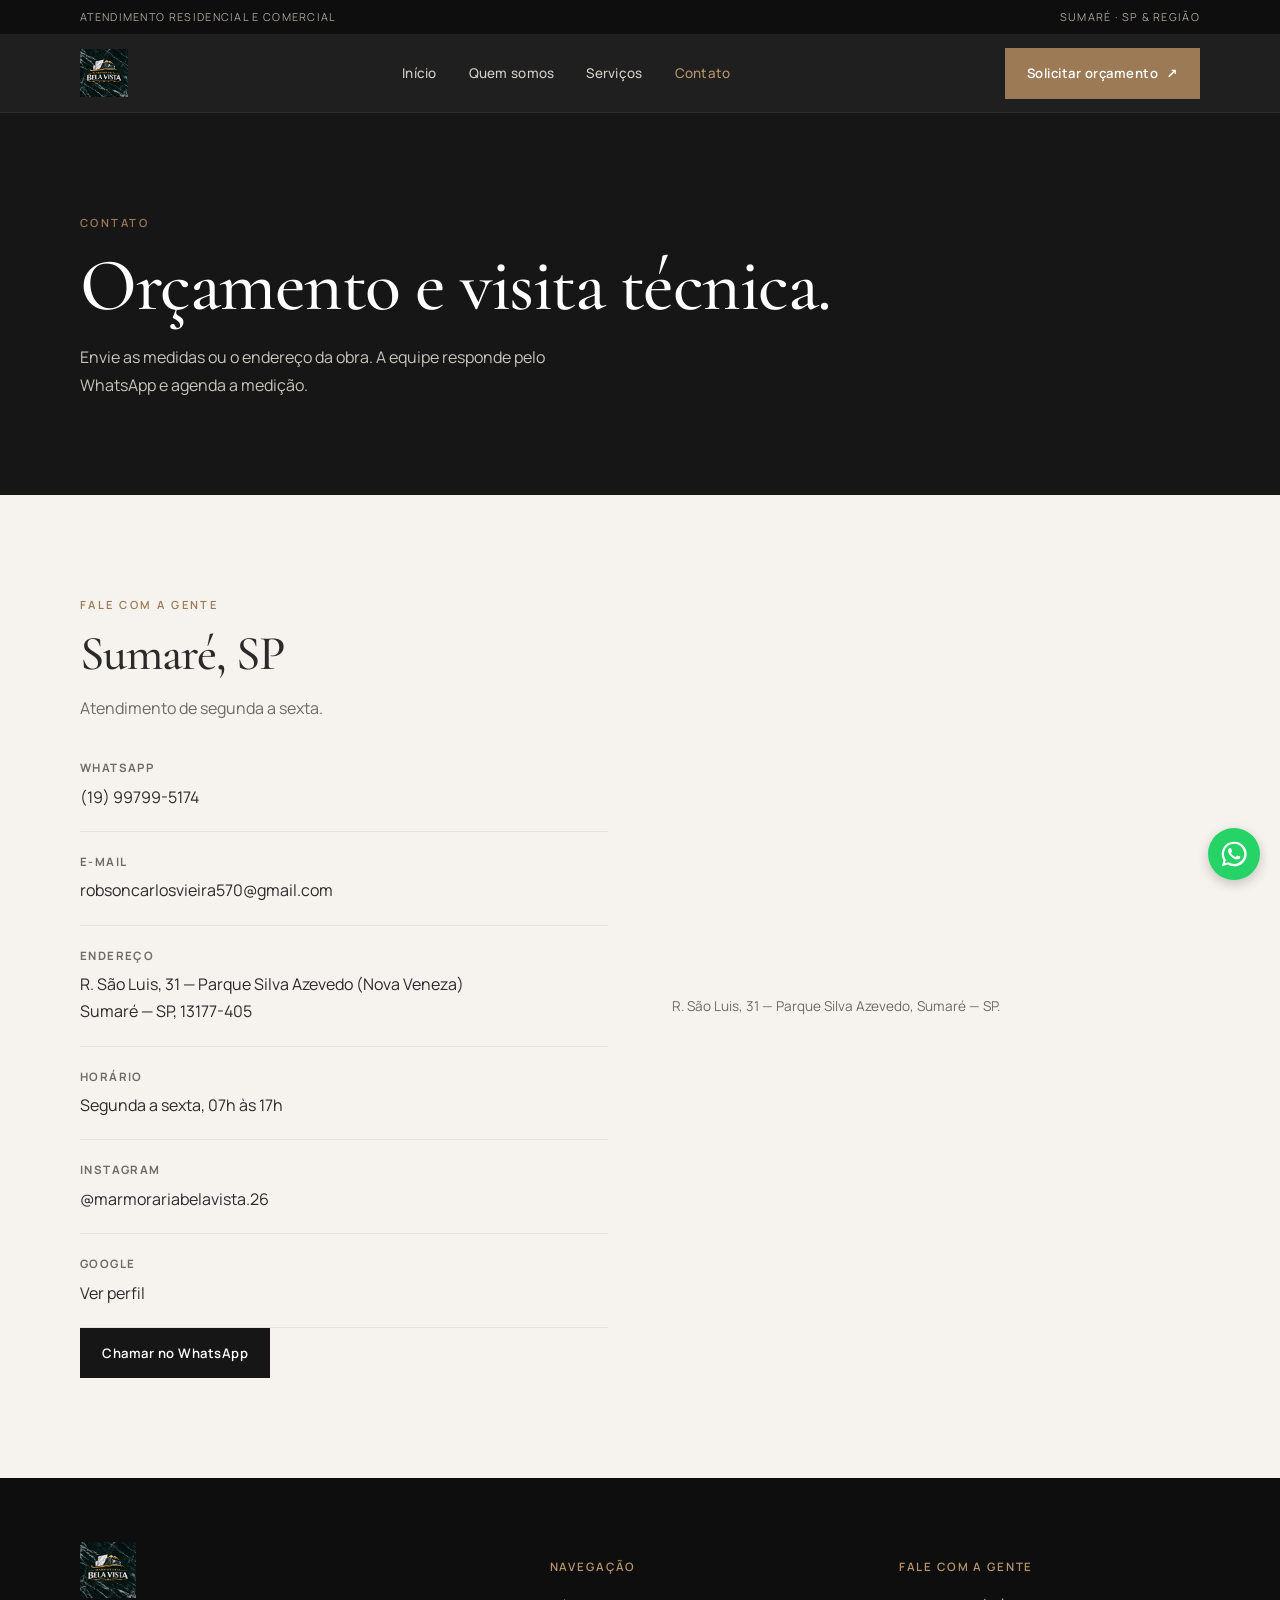
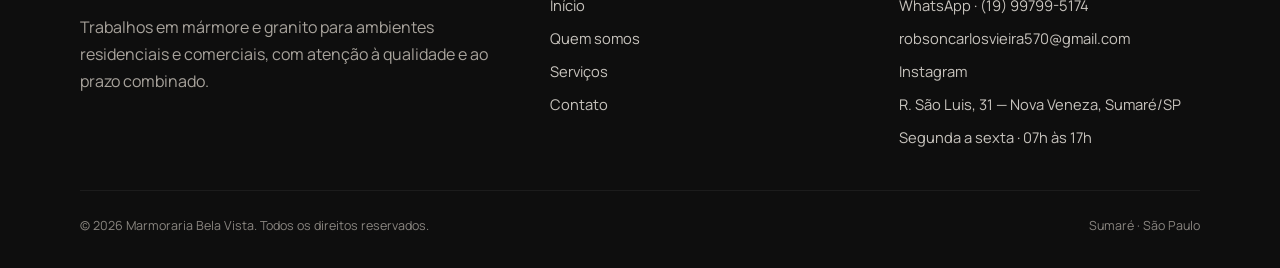
<file: contato.html>
<!doctype html><html lang="pt-BR"><head><meta charset="utf-8"><meta name="viewport" content="width=device-width, initial-scale=1"><title>Contato e orçamento | Marmoraria Bela Vista</title><meta name="description" content="Entre em contato com a Marmoraria Bela Vista em Sumaré, SP. Solicite orçamento pelo WhatsApp, e-mail ou visite o endereço."><meta name="theme-color" content="#061816"><meta property="og:title" content="Contato e orçamento | Marmoraria Bela Vista"><meta property="og:description" content="Entre em contato com a Marmoraria Bela Vista em Sumaré, SP. Solicite orçamento pelo WhatsApp, e-mail ou visite o endereço."><meta property="og:type" content="website"><link rel="icon" href="assets/logo-bela-vista.png"><link rel="stylesheet" href="styles.css"></head><body>
<div class="topline"><div class="container"><span>ATENDIMENTO RESIDENCIAL E COMERCIAL</span><span>SUMARÉ · SP & REGIÃO</span></div></div>
<header class="header"><div class="container nav"><a class="brand" href="./index.html" aria-label="Marmoraria Bela Vista - página inicial"><img src="assets/logo-bela-vista.png" alt="Marmoraria Bela Vista"></a><nav class="navlinks" aria-label="Navegação principal"><a href="./index.html">Início</a><a href="./quem-somos.html">Quem somos</a><a href="./servicos.html">Serviços</a><a href="./contato.html">Contato</a></nav><a class="btn" href="https://wa.me/5519997995174?text=OL%C3%81%2C%20VIM%20PELO%20SITE%20E%20GOSTARIA%20DE%20SOLICITAR%20UM%20OR%C3%87AMENTO.">Solicitar orçamento <span>↗</span></a><button class="menu-toggle" aria-label="Abrir menu" aria-expanded="false">☰</button></div></header>

<main><section class="page-hero"><div class="container reveal"><div class="eyebrow">Contato</div><h1 class="serif">Orçamento e visita técnica.</h1><p>Envie as medidas ou o endereço da obra. A equipe responde pelo WhatsApp e agenda a medição.</p></div></section>
<section class="section"><div class="container contact-grid"><div class="reveal"><div class="eyebrow">Fale com a gente</div><h2 class="serif">Sumaré, SP</h2><p class="muted">Atendimento de segunda a sexta.</p><div class="contact-list"><div class="contact-item"><strong>WhatsApp</strong><a href="https://wa.me/5519997995174?text=OL%C3%81%2C%20VIM%20PELO%20SITE%20E%20GOSTARIA%20DE%20SOLICITAR%20UM%20OR%C3%87AMENTO.">(19) 99799-5174</a></div><div class="contact-item"><strong>E-mail</strong><a href="mailto:robsoncarlosvieira570@gmail.com">robsoncarlosvieira570@gmail.com</a></div><div class="contact-item"><strong>Endereço</strong>R. São Luis, 31 — Parque Silva Azevedo (Nova Veneza)<br>Sumaré — SP, 13177-405</div><div class="contact-item"><strong>Horário</strong>Segunda a sexta, 07h às 17h</div><div class="contact-item"><strong>Instagram</strong><a href="https://www.instagram.com/marmorariabelavista.26/" target="_blank" rel="noopener">@marmorariabelavista.26</a></div><div class="contact-item"><strong>Google</strong><a href="https://share.google/KLg4hhIFvgYF9kVRv" target="_blank" rel="noopener">Ver perfil</a></div></div><a class="btn btn-dark" href="https://wa.me/5519997995174?text=OL%C3%81%2C%20VIM%20PELO%20SITE%20E%20GOSTARIA%20DE%20SOLICITAR%20UM%20OR%C3%87AMENTO.">Chamar no WhatsApp</a></div><div class="reveal map-frame"><iframe class="map" title="Mapa da Marmoraria Bela Vista" loading="lazy" allowfullscreen referrerpolicy="no-referrer-when-downgrade" src="https://www.google.com/maps?q=R.%20S%C3%A3o%20Luis%2C%2031%20-%20Parque%20Silva%20Azevedo%2C%20Sumar%C3%A9%20-%20SP%2C%2013177-405&output=embed" style="width:100%;height:380px;border:0;"></iframe><p class="muted" style="font-size:.85rem;margin-top:12px">R. São Luis, 31 — Parque Silva Azevedo, Sumaré — SP.</p></div></div></section></main>
<footer class="footer"><div class="container"><div class="footer-grid"><div><a class="footer-brand" href="./index.html" aria-label="Marmoraria Bela Vista - página inicial"><img src="assets/logo-bela-vista.png" alt="Marmoraria Bela Vista"></a><p>Trabalhos em mármore e granito para ambientes residenciais e comerciais, com atenção à qualidade e ao prazo combinado.</p></div><div><h4>Navegação</h4><div class="footer-links"><a href="./index.html">Início</a><a href="./quem-somos.html">Quem somos</a><a href="./servicos.html">Serviços</a><a href="./contato.html">Contato</a></div></div><div><h4>Fale com a gente</h4><div class="footer-links"><a href="https://wa.me/5519997995174?text=OL%C3%81%2C%20VIM%20PELO%20SITE%20E%20GOSTARIA%20DE%20SOLICITAR%20UM%20OR%C3%87AMENTO.">WhatsApp · (19) 99799-5174</a><a href="mailto:robsoncarlosvieira570@gmail.com">robsoncarlosvieira570@gmail.com</a><a href="https://www.instagram.com/marmorariabelavista.26/" target="_blank" rel="noopener">Instagram</a><span>R. São Luis, 31 — Nova Veneza, Sumaré/SP</span><span>Segunda a sexta · 07h às 17h</span></div></div></div><div class="copyright"><span>© 2026 Marmoraria Bela Vista. Todos os direitos reservados.</span><span>Sumaré · São Paulo</span></div></div></footer>
<a class="whatsapp" href="https://wa.me/5519997995174?text=OL%C3%81%2C%20VIM%20PELO%20SITE%20E%20GOSTARIA%20DE%20SOLICITAR%20UM%20OR%C3%87AMENTO." target="_blank" rel="noopener" aria-label="Entrar em contato pelo WhatsApp"><svg viewBox="0 0 32 32" width="26" height="26" aria-hidden="true"><path d="M16 .8A15.1 15.1 0 0 0 3.1 23.7L1 31l7.5-2A15.2 15.2 0 1 0 16 .8zm0 27.5a12.3 12.3 0 0 1-6.3-1.7l-.5-.3-4.4 1.2L6 23.2l-.3-.5A12.4 12.4 0 1 1 16 28.3zm6.8-9.3c-.4-.2-2.2-1.1-2.5-1.2-.3-.1-.6-.2-.8.2-.2.4-1 1.2-1.2 1.4-.2.2-.4.3-.8.1-.4-.2-1.6-.6-3-1.9-1.1-1-1.9-2.2-2.1-2.6-.2-.4 0-.6.2-.8l.6-.7c.2-.2.3-.4.4-.7.1-.3 0-.5 0-.7-.1-.2-.8-2-1.1-2.7-.3-.7-.6-.6-.8-.6h-.7c-.2 0-.7.1-1 .5-.4.4-1.3 1.3-1.3 3.1s1.3 3.5 1.5 3.8c.2.2 2.6 4 6.3 5.6.9.4 1.6.6 2.1.7.9.3 1.8.2 2.4.1.7-.1 2.2-.9 2.5-1.8.3-.9.3-1.7.2-1.8-.1-.2-.3-.3-.7-.5z"/></svg></a>
<script src="script.js"></script></body></html>
</file>
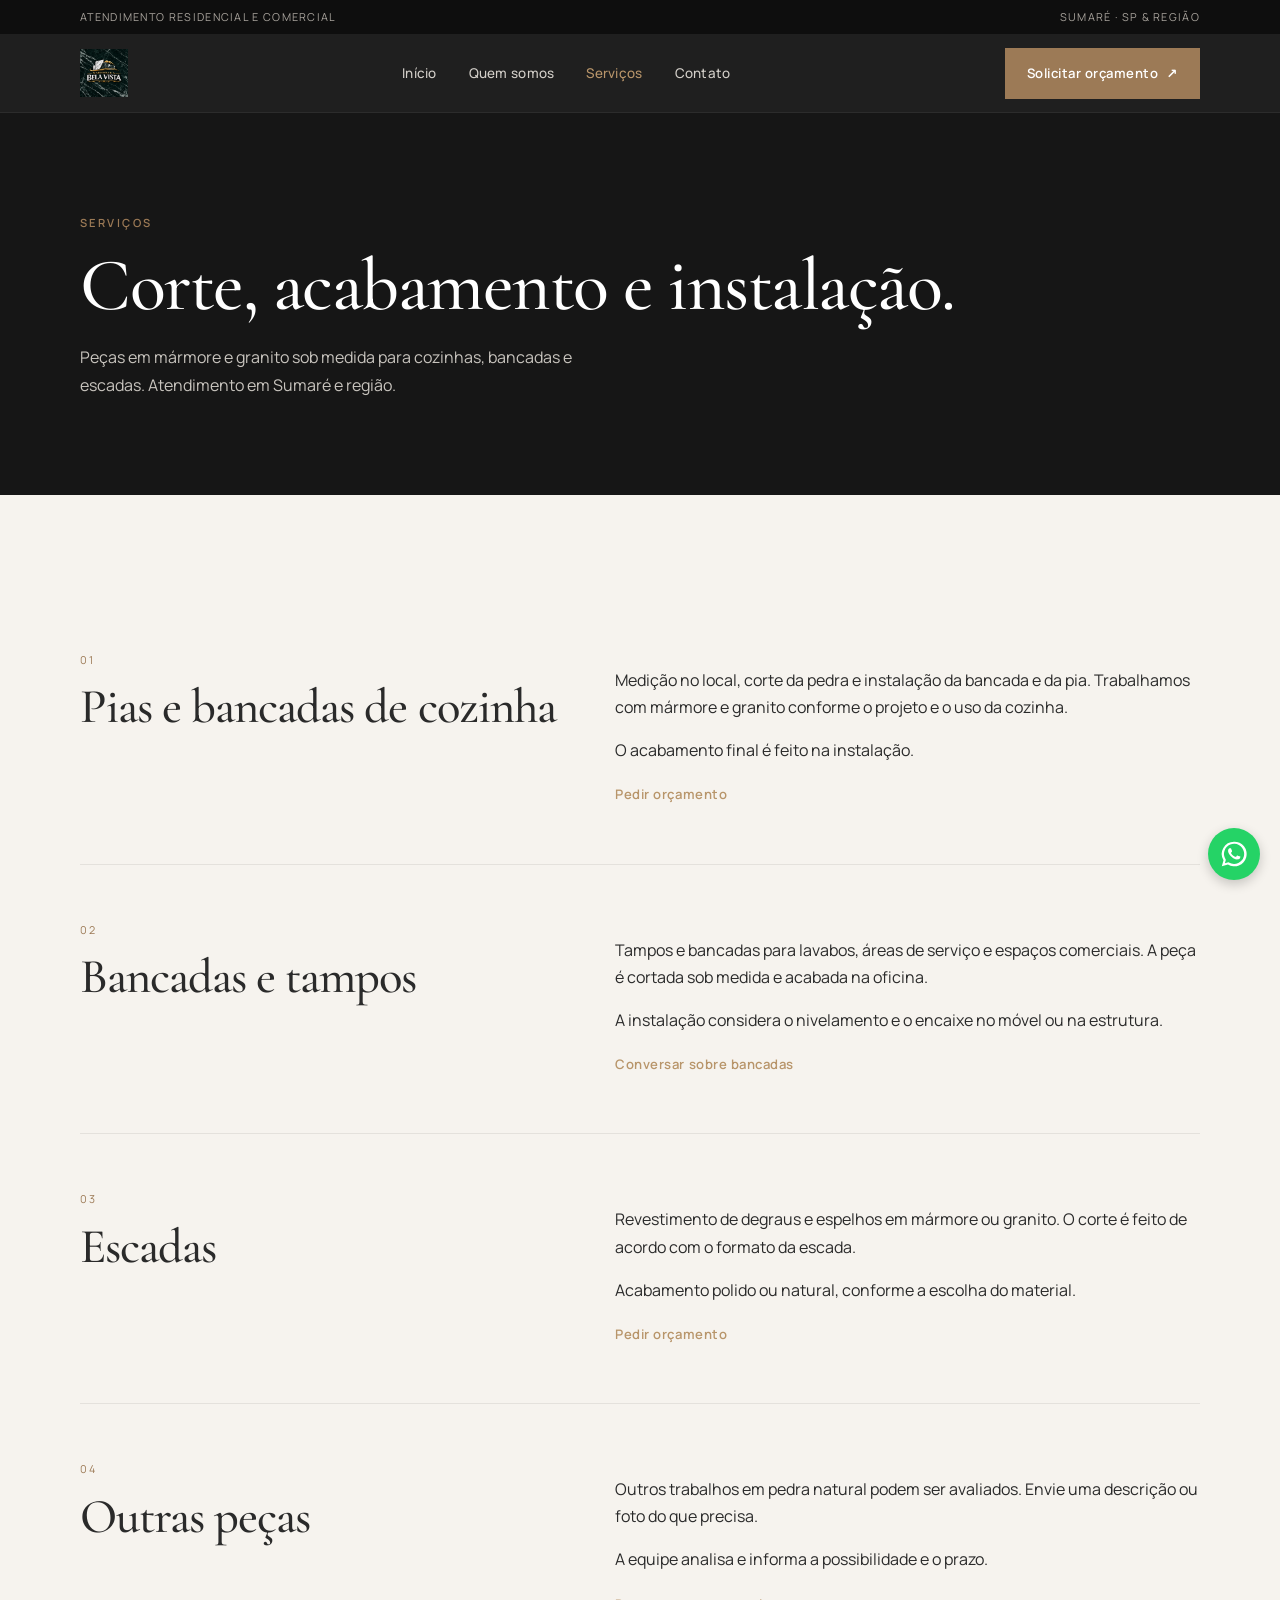
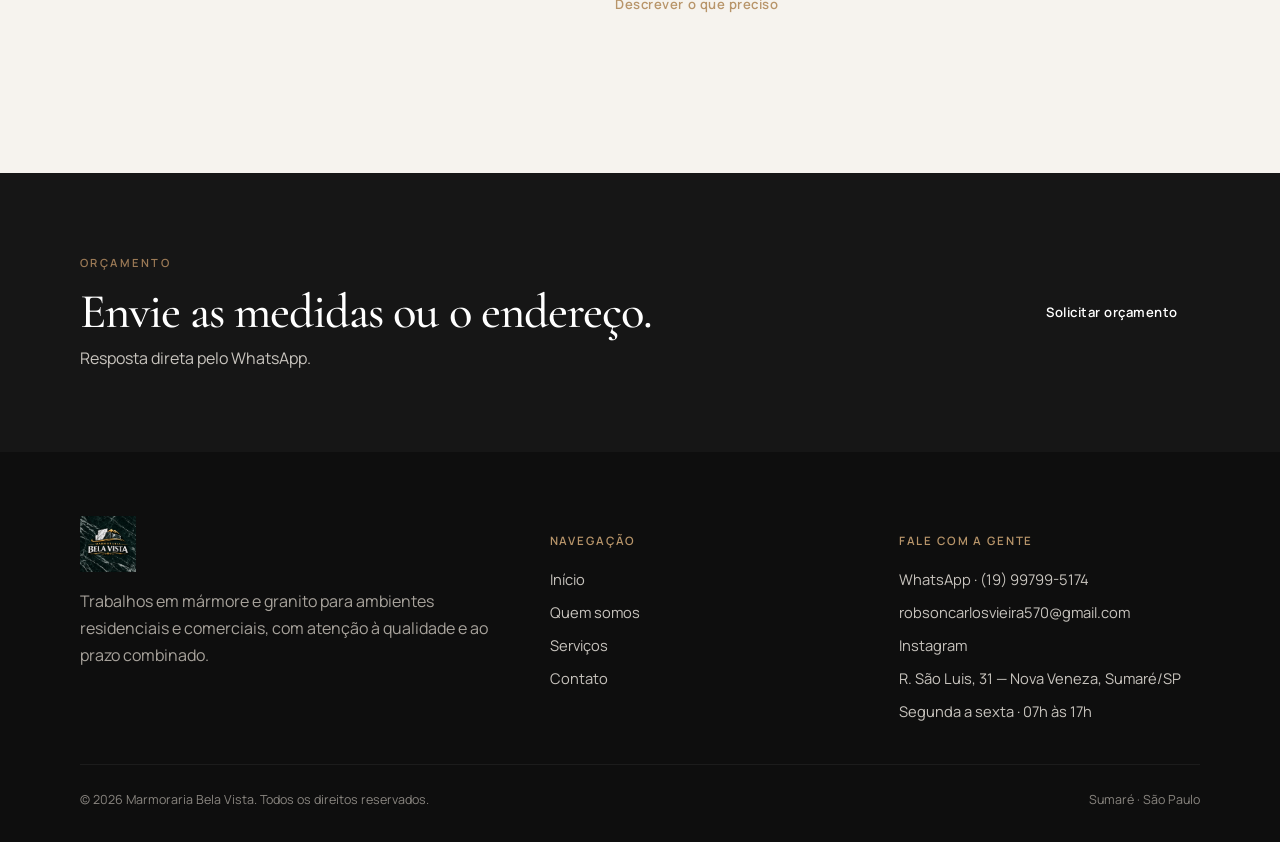
<file: servicos.html>
<!doctype html><html lang="pt-BR"><head><meta charset="utf-8"><meta name="viewport" content="width=device-width, initial-scale=1"><title>Serviços em mármore e granito | Marmoraria Bela Vista</title><meta name="description" content="Conheça os serviços da Marmoraria Bela Vista: pias, bancadas de cozinha, tampos, escadas e outras aplicações em mármore e granito."><meta name="theme-color" content="#061816"><meta property="og:title" content="Serviços em mármore e granito | Marmoraria Bela Vista"><meta property="og:description" content="Conheça os serviços da Marmoraria Bela Vista: pias, bancadas de cozinha, tampos, escadas e outras aplicações em mármore e granito."><meta property="og:type" content="website"><link rel="icon" href="assets/logo-bela-vista.png"><link rel="stylesheet" href="styles.css"></head><body>
<div class="topline"><div class="container"><span>ATENDIMENTO RESIDENCIAL E COMERCIAL</span><span>SUMARÉ · SP & REGIÃO</span></div></div>
<header class="header"><div class="container nav"><a class="brand" href="./index.html" aria-label="Marmoraria Bela Vista - página inicial"><img src="assets/logo-bela-vista.png" alt="Marmoraria Bela Vista"></a><nav class="navlinks" aria-label="Navegação principal"><a href="./index.html">Início</a><a href="./quem-somos.html">Quem somos</a><a href="./servicos.html">Serviços</a><a href="./contato.html">Contato</a></nav><a class="btn" href="https://wa.me/5519997995174?text=OL%C3%81%2C%20VIM%20PELO%20SITE%20E%20GOSTARIA%20DE%20SOLICITAR%20UM%20OR%C3%87AMENTO.">Solicitar orçamento <span>↗</span></a><button class="menu-toggle" aria-label="Abrir menu" aria-expanded="false">☰</button></div></header>

<main><section class="page-hero"><div class="container reveal"><div class="eyebrow">Serviços</div><h1 class="serif">Corte, acabamento e instalação.</h1><p>Peças em mármore e granito sob medida para cozinhas, bancadas e escadas. Atendimento em Sumaré e região.</p></div></section>
<section class="section"><div class="container">
<article class="service-detail reveal" id="pias"><div><span class="tag">01</span><h2 class="serif">Pias e bancadas de cozinha</h2></div><div><p>Medição no local, corte da pedra e instalação da bancada e da pia. Trabalhamos com mármore e granito conforme o projeto e o uso da cozinha.</p><p>O acabamento final é feito na instalação.</p><a class="text-link" href="https://wa.me/5519997995174?text=OL%C3%81%2C%20VIM%20PELO%20SITE%20E%20GOSTARIA%20DE%20SOLICITAR%20UM%20OR%C3%87AMENTO.">Pedir orçamento</a></div></article>
<article class="service-detail reveal" id="bancadas"><div><span class="tag">02</span><h2 class="serif">Bancadas e tampos</h2></div><div><p>Tampos e bancadas para lavabos, áreas de serviço e espaços comerciais. A peça é cortada sob medida e acabada na oficina.</p><p>A instalação considera o nivelamento e o encaixe no móvel ou na estrutura.</p><a class="text-link" href="https://wa.me/5519997995174?text=OL%C3%81%2C%20VIM%20PELO%20SITE%20E%20GOSTARIA%20DE%20SOLICITAR%20UM%20OR%C3%87AMENTO.">Conversar sobre bancadas</a></div></article>
<article class="service-detail reveal" id="escadas"><div><span class="tag">03</span><h2 class="serif">Escadas</h2></div><div><p>Revestimento de degraus e espelhos em mármore ou granito. O corte é feito de acordo com o formato da escada.</p><p>Acabamento polido ou natural, conforme a escolha do material.</p><a class="text-link" href="https://wa.me/5519997995174?text=OL%C3%81%2C%20VIM%20PELO%20SITE%20E%20GOSTARIA%20DE%20SOLICITAR%20UM%20OR%C3%87AMENTO.">Pedir orçamento</a></div></article>
<article class="service-detail reveal" id="outros"><div><span class="tag">04</span><h2 class="serif">Outras peças</h2></div><div><p>Outros trabalhos em pedra natural podem ser avaliados. Envie uma descrição ou foto do que precisa.</p><p>A equipe analisa e informa a possibilidade e o prazo.</p><a class="text-link" href="https://wa.me/5519997995174?text=OL%C3%81%2C%20VIM%20PELO%20SITE%20E%20GOSTARIA%20DE%20SOLICITAR%20UM%20OR%C3%87AMENTO.">Descrever o que preciso</a></div></article>
</div></section><section class="band"><div class="container band-inner"><div><div class="eyebrow">Orçamento</div><h2 class="serif">Envie as medidas ou o endereço.</h2><p>Resposta direta pelo WhatsApp.</p></div><a class="btn btn-dark" href="https://wa.me/5519997995174?text=OL%C3%81%2C%20VIM%20PELO%20SITE%20E%20GOSTARIA%20DE%20SOLICITAR%20UM%20OR%C3%87AMENTO.">Solicitar orçamento</a></div></section></main>
<footer class="footer"><div class="container"><div class="footer-grid"><div><a class="footer-brand" href="./index.html" aria-label="Marmoraria Bela Vista - página inicial"><img src="assets/logo-bela-vista.png" alt="Marmoraria Bela Vista"></a><p>Trabalhos em mármore e granito para ambientes residenciais e comerciais, com atenção à qualidade e ao prazo combinado.</p></div><div><h4>Navegação</h4><div class="footer-links"><a href="./index.html">Início</a><a href="./quem-somos.html">Quem somos</a><a href="./servicos.html">Serviços</a><a href="./contato.html">Contato</a></div></div><div><h4>Fale com a gente</h4><div class="footer-links"><a href="https://wa.me/5519997995174?text=OL%C3%81%2C%20VIM%20PELO%20SITE%20E%20GOSTARIA%20DE%20SOLICITAR%20UM%20OR%C3%87AMENTO.">WhatsApp · (19) 99799-5174</a><a href="mailto:robsoncarlosvieira570@gmail.com">robsoncarlosvieira570@gmail.com</a><a href="https://www.instagram.com/marmorariabelavista.26/" target="_blank" rel="noopener">Instagram</a><span>R. São Luis, 31 — Nova Veneza, Sumaré/SP</span><span>Segunda a sexta · 07h às 17h</span></div></div></div><div class="copyright"><span>© 2026 Marmoraria Bela Vista. Todos os direitos reservados.</span><span>Sumaré · São Paulo</span></div></div></footer>
<a class="whatsapp" href="https://wa.me/5519997995174?text=OL%C3%81%2C%20VIM%20PELO%20SITE%20E%20GOSTARIA%20DE%20SOLICITAR%20UM%20OR%C3%87AMENTO." target="_blank" rel="noopener" aria-label="Entrar em contato pelo WhatsApp"><svg viewBox="0 0 32 32" width="26" height="26" aria-hidden="true"><path d="M16 .8A15.1 15.1 0 0 0 3.1 23.7L1 31l7.5-2A15.2 15.2 0 1 0 16 .8zm0 27.5a12.3 12.3 0 0 1-6.3-1.7l-.5-.3-4.4 1.2L6 23.2l-.3-.5A12.4 12.4 0 1 1 16 28.3zm6.8-9.3c-.4-.2-2.2-1.1-2.5-1.2-.3-.1-.6-.2-.8.2-.2.4-1 1.2-1.2 1.4-.2.2-.4.3-.8.1-.4-.2-1.6-.6-3-1.9-1.1-1-1.9-2.2-2.1-2.6-.2-.4 0-.6.2-.8l.6-.7c.2-.2.3-.4.4-.7.1-.3 0-.5 0-.7-.1-.2-.8-2-1.1-2.7-.3-.7-.6-.6-.8-.6h-.7c-.2 0-.7.1-1 .5-.4.4-1.3 1.3-1.3 3.1s1.3 3.5 1.5 3.8c.2.2 2.6 4 6.3 5.6.9.4 1.6.6 2.1.7.9.3 1.8.2 2.4.1.7-.1 2.2-.9 2.5-1.8.3-.9.3-1.7.2-1.8-.1-.2-.3-.3-.7-.5z"/></svg></a>
<script src="script.js"></script></body></html>
</file>
<file: styles.css>
@import url('https://fonts.googleapis.com/css2?family=Cormorant+Garamond:ital,wght@0,500;0,600;0,700;1,500&family=Manrope:wght@400;500;600;700&display=swap');

:root {
  --stone: #F6F3EE;
  --stone-dark: #EDE8E0;
  --charcoal: #161616;
  --charcoal-soft: #1F1F1F;
  --bronze: #9C7A56;
  --bronze-light: #B8956A;
  --ink: #2A2A2A;
  --muted: #6E6A64;
  --line: rgba(22, 22, 22, 0.08);
  --white: #FFFFFF;
  --serif: 'Cormorant Garamond', Georgia, serif;
  --sans: 'Manrope', system-ui, sans-serif;
}

* { box-sizing: border-box; }
html { scroll-behavior: smooth; }
body {
  margin: 0;
  background: var(--stone);
  color: var(--ink);
  font-family: var(--sans);
  line-height: 1.7;
  font-weight: 400;
  -webkit-font-smoothing: antialiased;
}

a { color: inherit; text-decoration: none; }
img { max-width: 100%; display: block; height: auto; }

.container {
  width: min(1120px, calc(100% - 48px));
  margin: 0 auto;
}

.eyebrow {
  color: var(--bronze);
  font-size: 0.7rem;
  letter-spacing: 0.22em;
  text-transform: uppercase;
  font-weight: 600;
  margin-bottom: 14px;
  display: block;
}

.serif {
  font-family: var(--serif);
  font-weight: 500;
  line-height: 1.05;
  letter-spacing: -0.02em;
}

h1, h2, h3 { margin-top: 0; }
h1 { font-size: clamp(2.6rem, 5.8vw, 4.8rem); margin-bottom: 20px; }
h2 { font-size: clamp(2rem, 3.8vw, 3.2rem); margin-bottom: 16px; }
h3 { font-size: 1.25rem; font-weight: 600; }

.lead { font-size: 1.05rem; color: #E8E4DE; max-width: 540px; line-height: 1.6; }
.muted { color: var(--muted); }

/* Buttons */
.btn {
  display: inline-flex;
  align-items: center;
  justify-content: center;
  gap: 8px;
  padding: 14px 22px;
  background: var(--bronze);
  color: #fff;
  font-weight: 600;
  font-size: 0.82rem;
  letter-spacing: 0.04em;
  border: none;
  transition: all 0.2s ease;
  cursor: pointer;
}
.btn:hover { background: var(--bronze-light); transform: translateY(-1px); }
.btn-outline {
  background: transparent;
  color: #fff;
  border: 1px solid rgba(255,255,255,0.35);
}
.btn-outline:hover { background: #fff; color: var(--charcoal); }
.btn-dark {
  background: var(--charcoal);
  color: #fff;
}
.btn-dark:hover { background: #2A2A2A; }

/* Top line */
.topline {
  background: #0E0E0E;
  color: #A8A39C;
  font-size: 0.68rem;
  letter-spacing: 0.12em;
  padding: 8px 0;
}
.topline .container {
  display: flex;
  justify-content: space-between;
  gap: 16px;
}

/* Header */
.header {
  position: sticky;
  top: 0;
  z-index: 100;
  background: rgba(22, 22, 22, 0.96);
  backdrop-filter: blur(16px);
  border-bottom: 1px solid rgba(255,255,255,0.06);
}
.nav {
  height: 78px;
  display: flex;
  align-items: center;
  justify-content: space-between;
  gap: 24px;
}
.brand img { height: 48px; width: auto; }
.navlinks {
  display: flex;
  gap: 32px;
  font-size: 0.84rem;
  font-weight: 500;
  letter-spacing: 0.02em;
}
.navlinks a { color: #D4D0CA; transition: color 0.2s; }
.navlinks a:hover, .navlinks a.active { color: var(--bronze-light); }
.menu-toggle {
  display: none;
  background: none;
  border: none;
  color: #fff;
  font-size: 1.4rem;
  cursor: pointer;
}

/* Hero */
.hero {
  position: relative;
  min-height: 86vh;
  display: flex;
  align-items: center;
  background: #0C0C0C;
  overflow: hidden;
}
.hero-slides {
  position: absolute;
  inset: 0;
}
.hero-slide {
  position: absolute;
  inset: 0;
  width: 100%;
  height: 100%;
  object-fit: cover;
  opacity: 0;
  transition: opacity 1.2s ease;
}
.hero-slide.is-active { opacity: 1; }
.hero::after {
  content: '';
  position: absolute;
  inset: 0;
  background: linear-gradient(90deg, rgba(12,12,12,0.78) 0%, rgba(12,12,12,0.45) 55%, rgba(12,12,12,0.15) 100%);
  z-index: 1;
}
.hero-content {
  position: relative;
  z-index: 2;
  padding: 80px 0;
  max-width: 640px;
}
.hero h1 { color: #fff; }
.hero h1 span { color: #E8E4DE; font-weight: 500; }
.hero-actions { display: flex; gap: 12px; margin: 28px 0 20px; flex-wrap: wrap; }
.hero-note {
  display: flex;
  align-items: center;
  gap: 10px;
  color: #C8C4BE;
  font-size: 0.85rem;
}
.hero-note i {
  width: 24px;
  height: 1px;
  background: var(--bronze);
  display: inline-block;
}
.hero-pagination {
  position: absolute;
  right: 40px;
  bottom: 40px;
  display: flex;
  gap: 8px;
  z-index: 3;
}
.hero-dot {
  width: 8px;
  height: 8px;
  border-radius: 50%;
  background: rgba(255,255,255,0.35);
  border: none;
  cursor: pointer;
  transition: background 0.2s;
}
.hero-dot.is-active { background: var(--bronze-light); }

/* Sections */
.section { padding: 100px 0; }
.section-dark { background: var(--charcoal); color: #E8E4DE; }
.section-dark .eyebrow { color: var(--bronze-light); }
.section-dark h2 { color: #fff; }
.section-dark p { color: #C8C4BE; }

.split {
  display: grid;
  grid-template-columns: 1fr 1fr;
  gap: 72px;
  align-items: center;
}
.photo-frame {
  position: relative;
}
.photo-frame img {
  width: 100%;
  height: 520px;
  object-fit: cover;
}
.photo-frame::before {
  content: '';
  position: absolute;
  inset: -12px -12px 12px 12px;
  border: 1px solid var(--bronze);
  opacity: 0.4;
  z-index: -1;
}

/* Projects */
.projects-section { background: var(--stone-dark); }
.section-head { max-width: 560px; margin-bottom: 48px; }
.project-carousel { position: relative; }
.project-slides { position: relative; min-height: 480px; }
.project-slide {
  position: absolute;
  inset: 0;
  opacity: 0;
  transition: opacity 0.8s ease;
}
.project-slide.is-active { opacity: 1; position: relative; }
.project-slide img { width: 100%; height: 520px; object-fit: cover; }
.project-slide figcaption {
  position: absolute;
  bottom: 0;
  left: 0;
  right: 0;
  padding: 28px 32px;
  background: linear-gradient(transparent, rgba(0,0,0,0.7));
  color: #fff;
}
.project-slide figcaption span {
  display: block;
  font-size: 0.7rem;
  letter-spacing: 0.18em;
  text-transform: uppercase;
  color: var(--bronze-light);
  margin-bottom: 6px;
}
.project-slide figcaption strong { font-size: 1.15rem; font-weight: 600; }
.project-controls {
  display: flex;
  justify-content: space-between;
  align-items: center;
  margin-top: 20px;
}
.project-dots { display: flex; gap: 8px; }
.project-dot {
  width: 8px;
  height: 8px;
  border-radius: 50%;
  background: #D4D0CA;
  border: none;
  cursor: pointer;
}
.project-dot.is-active { background: var(--bronze); }
.project-arrows { display: flex; gap: 8px; }
.project-arrow {
  width: 40px;
  height: 40px;
  border: 1px solid var(--line);
  background: transparent;
  cursor: pointer;
  font-size: 1rem;
  transition: all 0.2s;
}
.project-arrow:hover { border-color: var(--bronze); color: var(--bronze); }
.carousel-note { font-size: 0.78rem; color: var(--muted); margin-top: 12px; }

/* Services grid */
.services-grid {
  display: grid;
  grid-template-columns: repeat(3, 1fr);
  gap: 32px;
  margin-top: 48px;
}
.service {
  padding: 32px 28px;
  border: 1px solid rgba(255,255,255,0.08);
  background: rgba(255,255,255,0.02);
}
.service .index {
  display: block;
  font-size: 0.68rem;
  letter-spacing: 0.16em;
  color: var(--bronze-light);
  margin-bottom: 16px;
}
.service h3 { color: #fff; margin-bottom: 12px; }
.service p { color: #C8C4BE; font-size: 0.95rem; margin-bottom: 20px; }
.text-link {
  color: var(--bronze-light);
  font-size: 0.82rem;
  font-weight: 600;
  letter-spacing: 0.04em;
  display: inline-flex;
  align-items: center;
  gap: 6px;
}
.text-link:hover { gap: 10px; }

/* Numbered */
.numbered {
  display: flex;
  gap: 16px;
  margin-bottom: 24px;
}
.numbered b {
  font-family: var(--serif);
  font-size: 1.6rem;
  color: var(--bronze);
  line-height: 1;
  min-width: 36px;
}
.numbered h3 { margin-bottom: 6px; }

/* Band */
.band {
  background: var(--charcoal);
  color: #E8E4DE;
  padding: 80px 0;
}
.band-inner {
  display: flex;
  justify-content: space-between;
  align-items: center;
  gap: 40px;
}
.band h2 { color: #fff; margin-bottom: 8px; }
.band p { color: #C8C4BE; margin: 0; }

/* Page hero */
.page-hero {
  background: var(--charcoal);
  color: #fff;
  padding: 100px 0 80px;
}
.page-hero h1 { color: #fff; }
.page-hero p { color: #C8C4BE; max-width: 520px; }

/* Service detail */
.service-detail {
  display: grid;
  grid-template-columns: 1fr 1.2fr;
  gap: 48px;
  padding: 56px 0;
  border-bottom: 1px solid var(--line);
}
.service-detail:last-child { border-bottom: none; }
.tag {
  display: block;
  font-size: 0.68rem;
  letter-spacing: 0.16em;
  color: var(--bronze);
  margin-bottom: 12px;
}

/* Story */
.story { padding: 80px 0; }
.values {
  display: grid;
  grid-template-columns: repeat(3, 1fr);
  gap: 40px;
  margin-top: 64px;
  padding-top: 48px;
  border-top: 1px solid var(--line);
}
.value h3 { margin-bottom: 8px; }

/* Contact */
.contact-grid {
  display: grid;
  grid-template-columns: 1fr 1fr;
  gap: 64px;
  align-items: start;
}
.contact-info h2 { margin-bottom: 8px; }
.contact-item {
  padding: 20px 0;
  border-bottom: 1px solid var(--line);
}
.contact-item strong {
  display: block;
  font-size: 0.72rem;
  letter-spacing: 0.12em;
  text-transform: uppercase;
  color: var(--muted);
  margin-bottom: 6px;
}
.map-frame img { width: 100%; height: 380px; object-fit: cover; }

/* Footer */
footer.footer {
  background: #0E0E0E;
  color: #A8A39C;
  padding: 64px 0 32px;
}
.footer-grid {
  display: grid;
  grid-template-columns: 1.4fr 1fr 1fr;
  gap: 48px;
  margin-bottom: 40px;
}
.footer-brand img {
  height: 56px;
  width: auto;
  margin-bottom: 16px;
}
.footer-grid h4 {
  color: var(--bronze-light);
  font-size: 0.72rem;
  letter-spacing: 0.16em;
  text-transform: uppercase;
  margin-bottom: 16px;
  font-weight: 600;
}
.footer-links {
  display: flex;
  flex-direction: column;
  gap: 8px;
}
.footer-links a,
.footer-links span {
  color: #C8C4BE;
  font-size: 0.92rem;
}
.footer-links a:hover { color: var(--bronze-light); }
.copyright {
  display: flex;
  justify-content: space-between;
  padding-top: 24px;
  border-top: 1px solid rgba(255,255,255,0.06);
  font-size: 0.78rem;
  color: #8A8680;
}

/* WhatsApp float - constrained */
.whatsapp {
  position: fixed !important;
  bottom: 20px;
  right: 20px;
  width: 52px !important;
  height: 52px !important;
  background: #25D366;
  border-radius: 50%;
  display: flex;
  align-items: center;
  justify-content: center;
  z-index: 999;
  box-shadow: 0 4px 12px rgba(0,0,0,0.2);
  text-decoration: none;
}
.whatsapp svg {
  width: 26px !important;
  height: 26px !important;
  fill: #fff;
  display: block;
}

/* Hero text contrast fix */
.hero-content h1,
.hero-content .lead,
.hero-content .eyebrow,
.hero-content .hero-note {
  text-shadow: 0 1px 8px rgba(0,0,0,0.55);
}
.hero::after {
  background: linear-gradient(90deg, rgba(8,8,8,0.82) 0%, rgba(8,8,8,0.5) 50%, rgba(8,8,8,0.2) 100%);
}

/* Reveal */
.reveal { opacity: 0; transform: translateY(16px); transition: opacity 0.6s ease, transform 0.6s ease; }
.reveal.visible { opacity: 1; transform: none; }

/* Responsive */
@media (max-width: 900px) {
  .split, .services-grid, .service-detail, .contact-grid, .values, .footer-grid, .band-inner {
    grid-template-columns: 1fr;
    gap: 32px;
  }
  .navlinks { display: none; }
  .navlinks.open {
    display: flex;
    flex-direction: column;
    position: absolute;
    top: 78px;
    left: 0;
    right: 0;
    background: var(--charcoal);
    padding: 24px;
    gap: 16px;
  }
  .menu-toggle { display: block; }
  .hero { min-height: 72vh; }
  .photo-frame img, .project-slide img { height: 360px; }
  .section { padding: 72px 0; }
}

@media (max-width: 600px) {
  .container { width: calc(100% - 32px); }
  .topline .container { flex-direction: column; gap: 4px; text-align: center; }
  .hero-actions { flex-direction: column; }
  .hero-pagination { right: 20px; bottom: 20px; }
}
</file>
